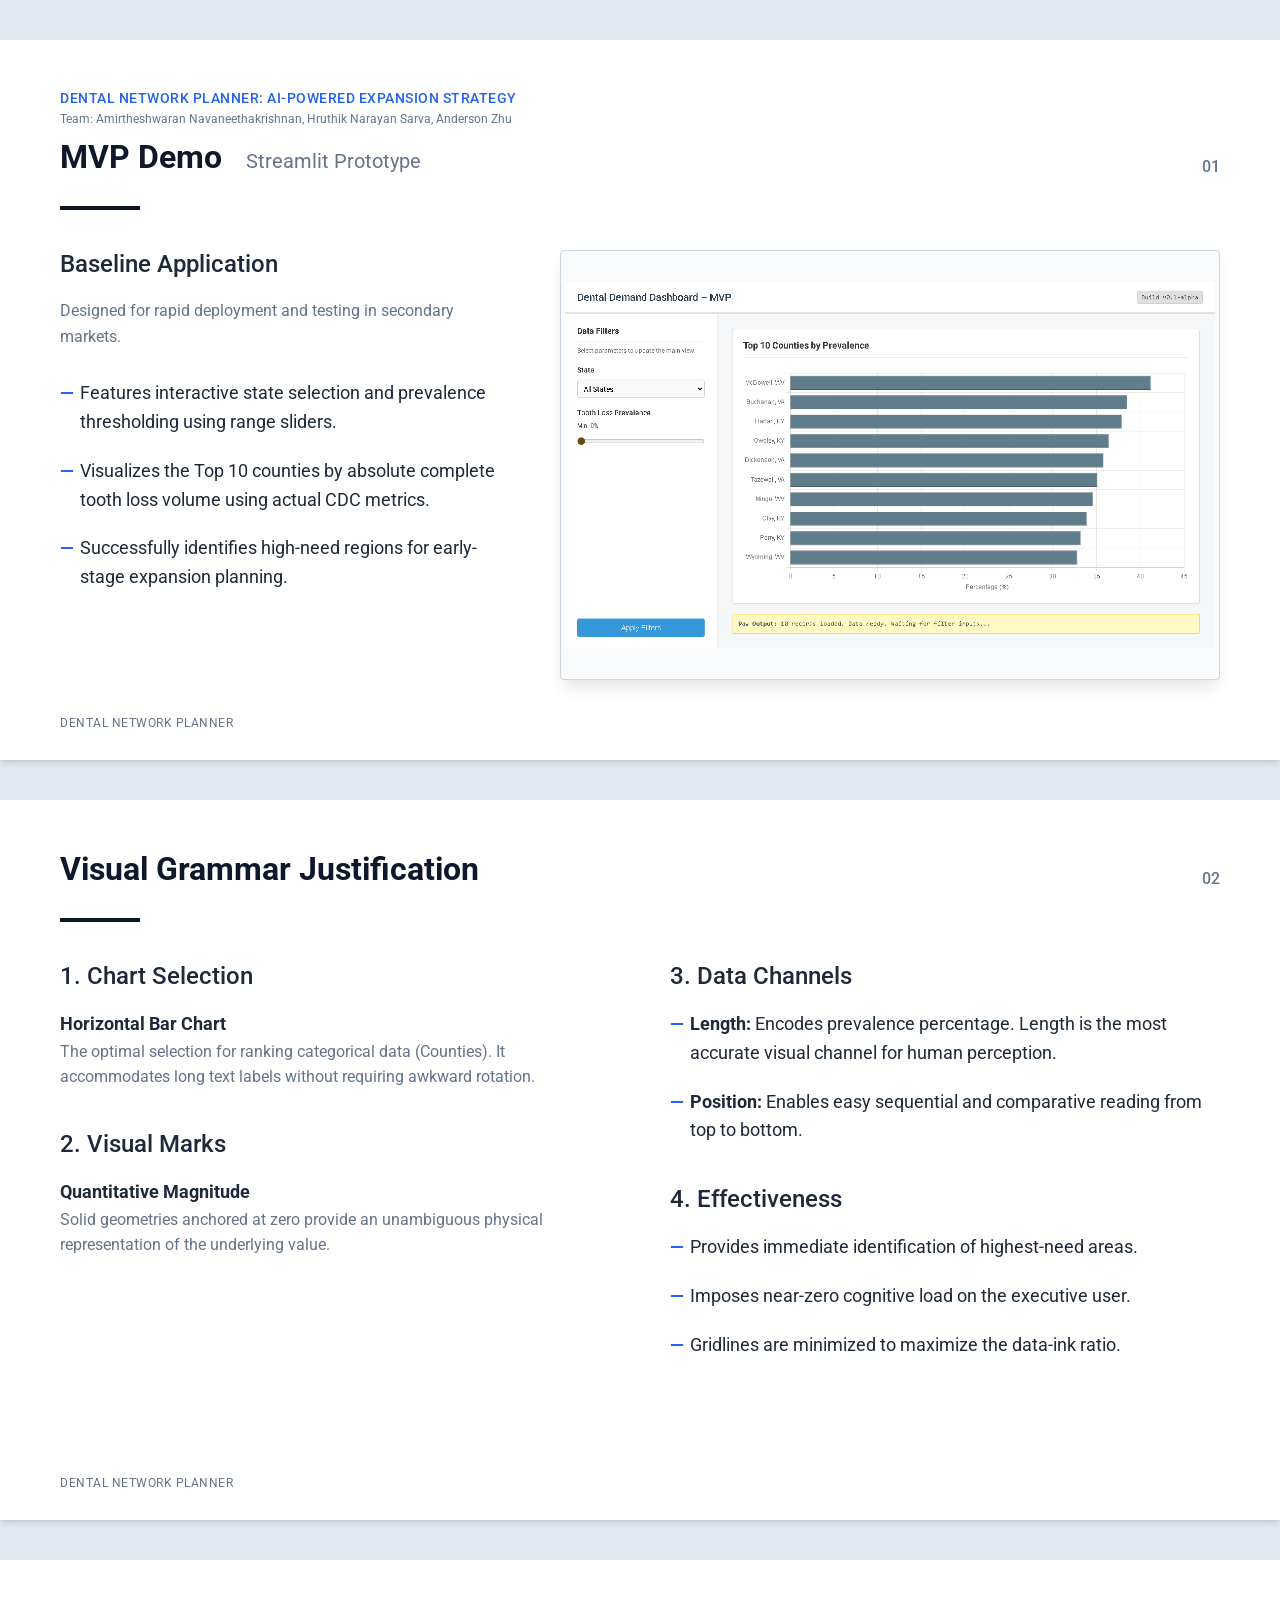
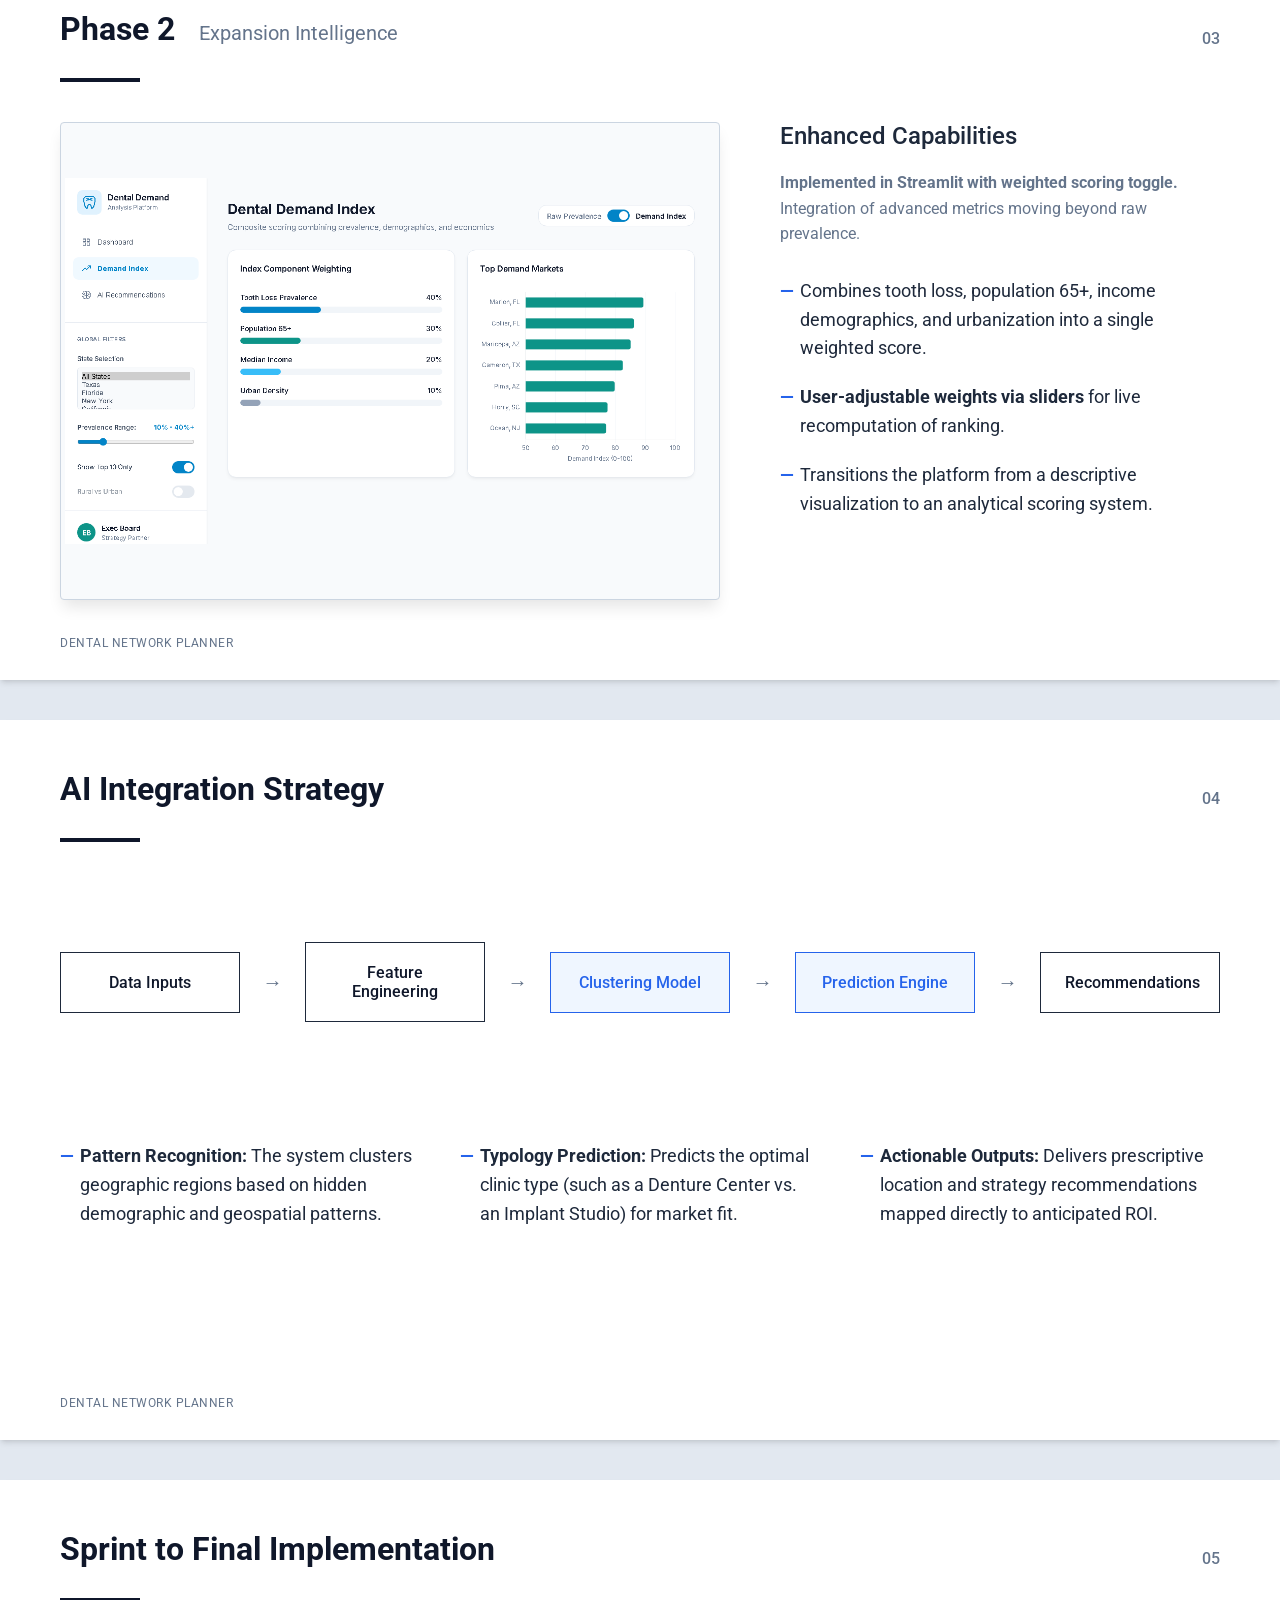
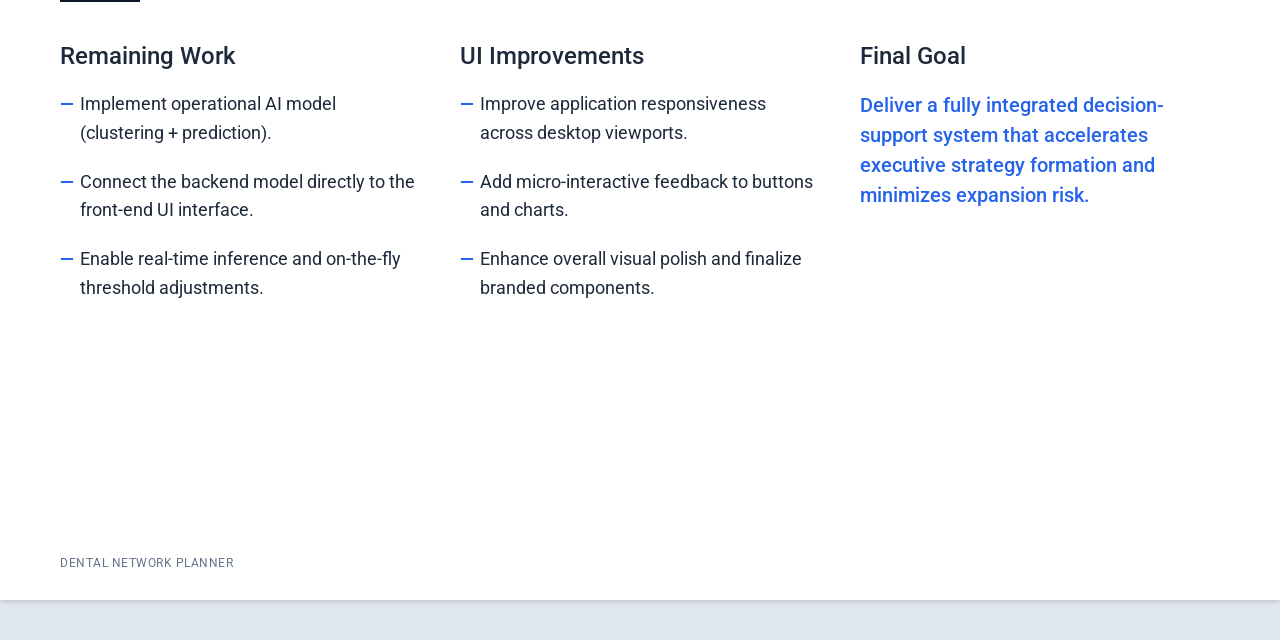
<file: Dental_Demand_Platform/presentation.html>
<!DOCTYPE html>
<html lang="en">
<head>
    <meta charset="UTF-8">
    <meta name="viewport" content="width=device-width, initial-scale=1.0">
    <title>Dental Network Planner</title>
    <!-- Use a very clean, popular sans-serif -->
    <link href="https://fonts.googleapis.com/css2?family=Roboto:wght@300;400;500;700&display=swap" rel="stylesheet">
    <style>
        :root {
            --slate-900: #0f172a;
            --slate-800: #1e293b;
            --slate-500: #64748b;
            --blue-600: #2563eb;
            --blue-50: #eff6ff;
            --teal-600: #0d9488;
        }

        * {
            box-sizing: border-box;
            margin: 0;
            padding: 0;
        }

        body {
            font-family: 'Roboto', sans-serif;
            background-color: #e2e8f0;
            display: flex;
            flex-direction: column;
            align-items: center;
            gap: 40px;
            padding: 40px;
        }

        .slide {
            width: 1280px;
            height: 720px;
            background-color: #ffffff;
            box-shadow: 0 4px 6px -1px rgb(0 0 0 / 0.1), 0 2px 4px -2px rgb(0 0 0 / 0.1);
            position: relative;
            display: flex;
            flex-direction: column;
            page-break-after: always;
        }

        .slide-header {
            padding: 50px 60px 10px 60px;
            display: flex;
            justify-content: space-between;
            align-items: flex-end;
        }

        .slide-header h1 {
            font-size: 32px;
            color: var(--slate-900);
            font-weight: 700;
        }

        .slide-header .subtitle {
            font-size: 20px;
            color: var(--slate-500);
            font-weight: 400;
            margin-left: 16px;
        }

        .slide-number {
            font-size: 16px;
            color: var(--slate-500);
            font-weight: 500;
        }

        .header-divider {
            height: 4px;
            background-color: var(--slate-900);
            margin: 20px 60px 0 60px;
            width: 80px; /* Short elegant line */
        }

        .slide-content {
            padding: 40px 60px 80px 60px; /* Bottom padding protects the footer */
            flex-grow: 1;
            display: flex;
            gap: 60px;
            min-height: 0;
        }

        .col {
            flex: 1;
            display: flex;
            flex-direction: column;
            min-height: 0;
        }

        h2 { font-size: 24px; color: var(--slate-800); margin-bottom: 20px; font-weight: 500; }
        
        p, li {
            font-size: 18px;
            color: var(--slate-800);
            line-height: 1.6;
        }

        p.muted {
            color: var(--slate-500);
            font-size: 16px;
        }

        ul {
            list-style: none;
            display: flex;
            flex-direction: column;
            gap: 20px;
        }

        li {
            position: relative;
            padding-left: 20px;
        }

        li::before {
            content: "—";
            position: absolute;
            left: 0;
            color: var(--blue-600);
            font-weight: 700;
        }

        .mockup-container {
            width: 100%;
            flex: 1;
            min-height: 0;
            background: #f8fafc;
            border-radius: 4px;
            border: 1px solid #cbd5e1;
            overflow: hidden;
            display: flex;
            align-items: center;
            justify-content: center;
            box-shadow: 0 10px 15px -3px rgb(0 0 0 / 0.1);
            padding: 4px;
        }

        img { max-width: 100%; max-height: 100%; object-fit: contain; }

        .footer-logo {
            position: absolute;
            bottom: 30px;
            left: 60px;
            font-size: 12px;
            color: var(--slate-500);
            letter-spacing: 0.5px;
            text-transform: uppercase;
        }

        /* Title Slide Custom */
        .title-slide {
            justify-content: center;
            padding: 80px;
            background-color: var(--slate-900);
        }

        .title-slide h1 {
            font-size: 56px;
            color: #ffffff;
            margin-bottom: 20px;
            line-height: 1.1;
        }
        
        .title-slide .sub {
            font-size: 28px;
            color: var(--slate-500);
            margin-bottom: 80px;
            font-weight: 300;
        }

        .team-section {
            display: grid;
            grid-template-columns: 1fr 1fr 1fr;
            gap: 40px;
            border-top: 1px solid var(--slate-800);
            padding-top: 40px;
        }

        .team-member {
            font-size: 20px;
            color: #f1f5f9;
        }

        /* Simple Flow Diagram */
        .diagram-container {
            display: flex;
            align-items: center;
            justify-content: space-between;
            width: 100%;
            margin-top: 20px;
            padding: 40px 0;
        }

        .d-node {
            border: 1px solid var(--slate-800);
            padding: 20px 24px;
            font-weight: 500;
            font-size: 16px;
            color: var(--slate-900);
            text-align: center;
            width: 180px;
            background: #ffffff;
        }

        .d-node.highlight {
            background: var(--blue-50);
            border-color: var(--blue-600);
            color: var(--blue-600);
        }

        .d-arrow {
            color: var(--slate-500);
            font-size: 20px;
        }

        /* Grid for sprint */
        .grid-3 {
            display: grid;
            grid-template-columns: 1fr 1fr 1fr;
            gap: 40px;
            width: 100%;
        }

        @media print {
            body { background: white; padding: 0; gap: 0; }
            .slide { box-shadow: none; border: none; }
            @page { size: 1280px 720px; margin: 0; }
        }
    </style>
</head>
<body>

    <!-- Slide 1: MVP Demo -->
    <div class="slide">
        <div class="slide-header">
            <div>
                <div style="font-size: 14px; color: var(--blue-600); margin-bottom: 6px; font-weight: 500; letter-spacing: 0.5px; text-transform: uppercase;">
                    Dental Network Planner: AI-Powered Expansion Strategy
                </div>
                <div style="font-size: 12px; color: var(--slate-500); margin-bottom: 12px;">
                    Team: Amirtheshwaran Navaneethakrishnan, Hruthik Narayan Sarva, Anderson Zhu
                </div>
                <h1>MVP Demo <span class="subtitle">Streamlit Prototype</span></h1>
            </div>
            <div class="slide-number">01</div>
        </div>
        <div class="header-divider"></div>
        <div class="slide-content">
            <div class="col" style="flex: 1.2;">
                <h2>Baseline Application</h2>
                <p class="muted" style="margin-bottom: 30px;">Designed for rapid deployment and testing in secondary markets.</p>
                <ul>
                    <li>Features interactive state selection and prevalence thresholding using range sliders.</li>
                    <li>Visualizes the Top 10 counties by absolute complete tooth loss volume using actual CDC metrics.</li>
                    <li>Successfully identifies high-need regions for early-stage expansion planning.</li>
                </ul>
            </div>
            <div class="col" style="flex: 1.8;">
                <div class="mockup-container">
                    <img src="mvp_highres.png" alt="MVP Dashboard Interface">
                </div>
            </div>
        </div>
        <div class="footer-logo">Dental Network Planner</div>
    </div>

    <!-- Slide 2: Visual Grammar Defense -->
    <div class="slide">
        <div class="slide-header">
            <div>
                <h1>Visual Grammar Justification</h1>
            </div>
            <div class="slide-number">02</div>
        </div>
        <div class="header-divider"></div>
        <div class="slide-content">
            <div class="col">
                <div style="margin-bottom: 40px;">
                    <h2>1. Chart Selection</h2>
                    <p><strong>Horizontal Bar Chart</strong></p>
                    <p class="muted">The optimal selection for ranking categorical data (Counties). It accommodates long text labels without requiring awkward rotation.</p>
                </div>
                <div>
                    <h2>2. Visual Marks</h2>
                    <p><strong>Quantitative Magnitude</strong></p>
                    <p class="muted">Solid geometries anchored at zero provide an unambiguous physical representation of the underlying value.</p>
                </div>
            </div>
            <div class="col">
                <div style="margin-bottom: 40px;">
                    <h2>3. Data Channels</h2>
                    <ul>
                        <li><strong>Length:</strong> Encodes prevalence percentage. Length is the most accurate visual channel for human perception.</li>
                        <li><strong>Position:</strong> Enables easy sequential and comparative reading from top to bottom.</li>
                    </ul>
                </div>
                <div>
                    <h2>4. Effectiveness</h2>
                    <ul>
                        <li>Provides immediate identification of highest-need areas.</li>
                        <li>Imposes near-zero cognitive load on the executive user.</li>
                        <li>Gridlines are minimized to maximize the data-ink ratio.</li>
                    </ul>
                </div>
            </div>
        </div>
        <div class="footer-logo">Dental Network Planner</div>
    </div>

    <!-- Slide 3: Phase 2 Demo -->
    <div class="slide">
        <div class="slide-header">
            <div>
                <h1>Phase 2 <span class="subtitle">Expansion Intelligence</span></h1>
            </div>
            <div class="slide-number">03</div>
        </div>
        <div class="header-divider"></div>
        <div class="slide-content">
            <div class="col" style="flex: 1.8;">
                <div class="mockup-container">
                    <img src="phase2_highres.png" alt="Phase 2 Dashboard">
                </div>
            </div>
            <div class="col" style="flex: 1.2;">
                <h2>Enhanced Capabilities</h2>
                <p class="muted" style="margin-bottom: 30px;"><strong>Implemented in Streamlit with weighted scoring toggle.</strong> Integration of advanced metrics moving beyond raw prevalence.</p>
                <ul>
                    <li>Combines tooth loss, population 65+, income demographics, and urbanization into a single weighted score.</li>
                    <li><strong>User-adjustable weights via sliders</strong> for live recomputation of ranking.</li>
                    <li>Transitions the platform from a descriptive visualization to an analytical scoring system.</li>
                </ul>
            </div>
        </div>
        <div class="footer-logo">Dental Network Planner</div>
    </div>

    <!-- Slide 4: AI Integration Strategy -->
    <div class="slide">
        <div class="slide-header">
            <div>
                <h1>AI Integration Strategy</h1>
            </div>
            <div class="slide-number">04</div>
        </div>
        <div class="header-divider"></div>
        <div class="slide-content" style="flex-direction: column;">
            
            <div class="diagram-container">
                <div class="d-node">Data Inputs</div>
                <div class="d-arrow">→</div>
                <div class="d-node">Feature Engineering</div>
                <div class="d-arrow">→</div>
                <div class="d-node highlight">Clustering Model</div>
                <div class="d-arrow">→</div>
                <div class="d-node highlight">Prediction Engine</div>
                <div class="d-arrow">→</div>
                <div class="d-node">Recommendations</div>
            </div>

            <div style="margin-top: 20px;">
                <ul style="flex-direction: row; gap: 40px; justify-content: space-between;">
                    <li style="flex: 1;"><strong>Pattern Recognition:</strong> The system clusters geographic regions based on hidden demographic and geospatial patterns.</li>
                    <li style="flex: 1;"><strong>Typology Prediction:</strong> Predicts the optimal clinic type (such as a Denture Center vs. an Implant Studio) for market fit.</li>
                    <li style="flex: 1;"><strong>Actionable Outputs:</strong> Delivers prescriptive location and strategy recommendations mapped directly to anticipated ROI.</li>
                </ul>
            </div>
        </div>
        <div class="footer-logo">Dental Network Planner</div>
    </div>

    <!-- Slide 5: Sprint to Final -->
    <div class="slide">
        <div class="slide-header">
            <div>
                <h1>Sprint to Final Implementation</h1>
            </div>
            <div class="slide-number">05</div>
        </div>
        <div class="header-divider"></div>
        <div class="slide-content">
            <div class="grid-3">
                
                <div>
                    <h2>Remaining Work</h2>
                    <ul>
                        <li>Implement operational AI model (clustering + prediction).</li>
                        <li>Connect the backend model directly to the front-end UI interface.</li>
                        <li>Enable real-time inference and on-the-fly threshold adjustments.</li>
                    </ul>
                </div>

                <div>
                    <h2>UI Improvements</h2>
                    <ul>
                        <li>Improve application responsiveness across desktop viewports.</li>
                        <li>Add micro-interactive feedback to buttons and charts.</li>
                        <li>Enhance overall visual polish and finalize branded components.</li>
                    </ul>
                </div>

                <div>
                    <h2>Final Goal</h2>
                    <p style="font-size: 20px; font-weight: 500; line-height: 1.5; color: var(--blue-600); margin-top: 10px;">
                        Deliver a fully integrated decision-support system that accelerates executive strategy formation and minimizes expansion risk.
                    </p>
                </div>

            </div>
        </div>
        <div class="footer-logo">Dental Network Planner</div>
    </div>

</body>
</html>
</file>
